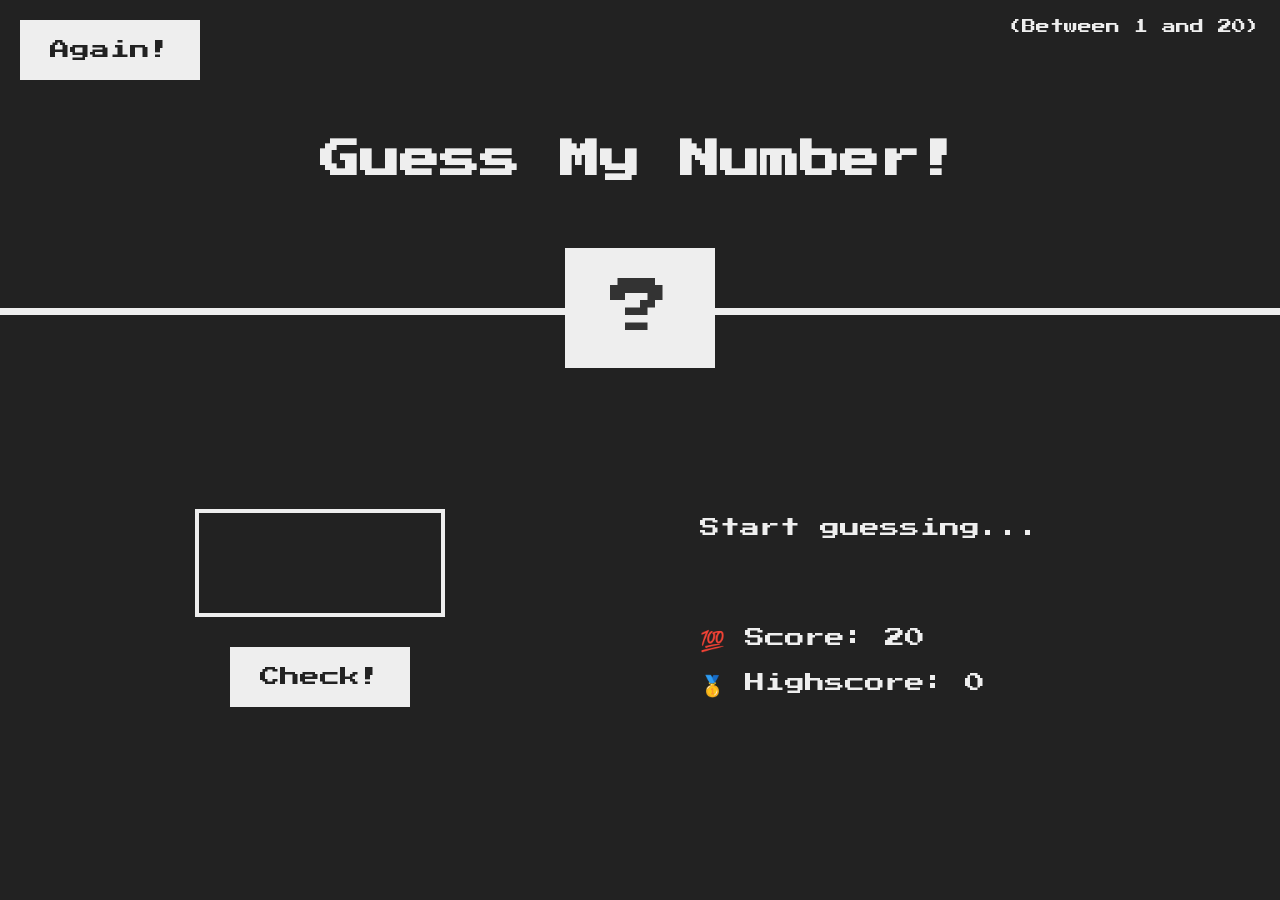
<file: HTML-CSS-JavaScript-Projects/Project1_GuessMyNumber/index.html>
<!DOCTYPE html>
<html lang="en">
  <head>
    <meta charset="UTF-8" />
    <meta name="viewport" content="width=device-width, initial-scale=1.0" />
    <meta http-equiv="X-UA-Compatible" content="ie=edge" />
    <link rel="stylesheet" href="style.css" />
    <title>Guess My Number!</title>
  </head>
  <body>
    <header>
      <h1>Guess My Number!</h1>
      <p class="between">(Between 1 and 20)</p>
      <button class="btn again">Again!</button>
      <div class="number">?</div>
    </header>
    <main>
      <section class="left">
        <input type="number" class="guess" />
        <button class="btn check">Check!</button>
      </section>
      <section class="right">
        <p class="message">Start guessing...</p>
        <p class="label-score">💯 Score: <span class="score">20</span></p>
        <p class="label-highscore">
          🥇 Highscore: <span class="highscore">0</span>
        </p>
      </section>
    </main>
    <script src="script.js"></script>
  </body>
</html>
</file>
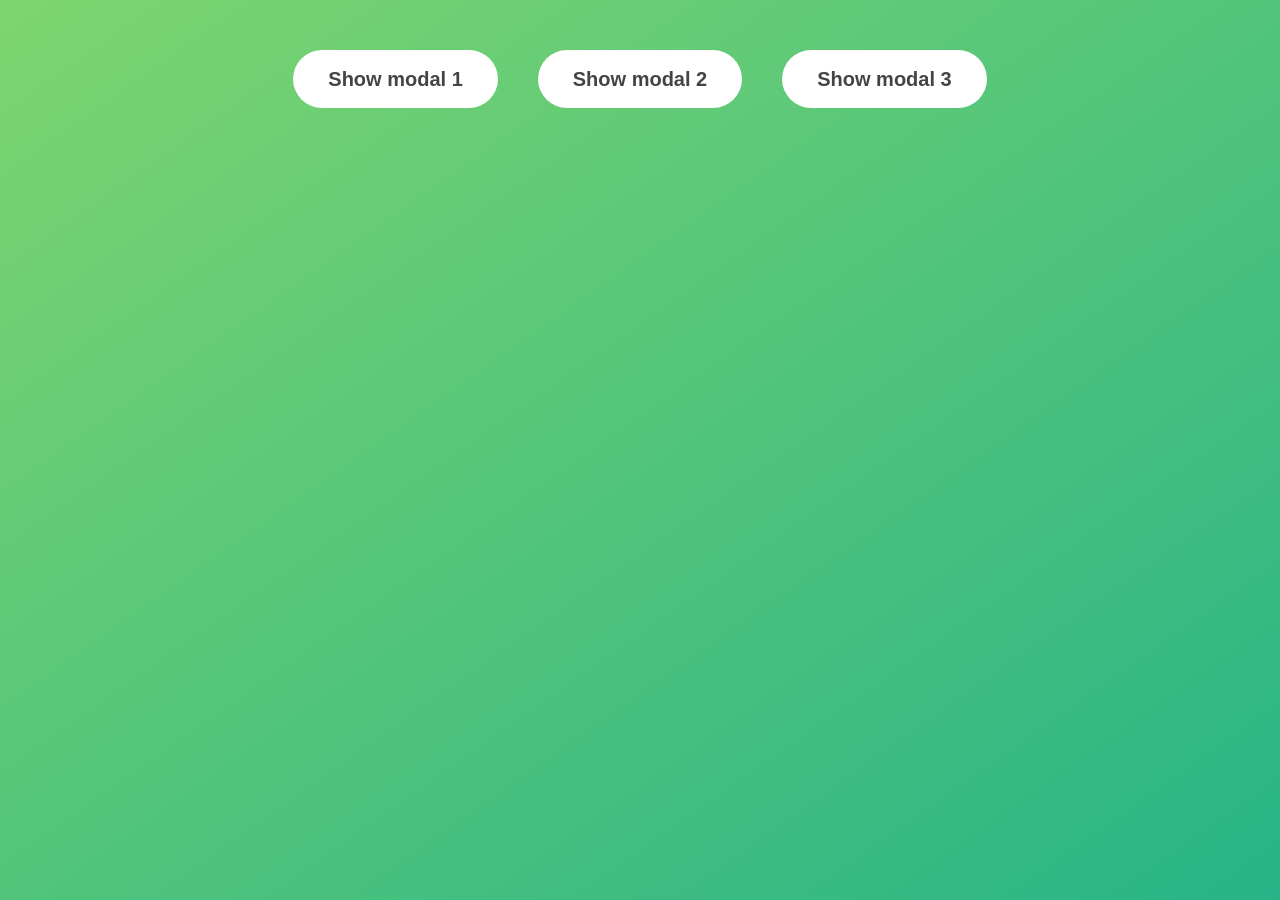
<file: HTML-CSS-JavaScript-Projects/Project2_ModalWindow/index.html>
<!DOCTYPE html>
<html lang="en">
  <head>
    <meta charset="UTF-8" />
    <meta name="viewport" content="width=device-width, initial-scale=1.0" />
    <meta http-equiv="X-UA-Compatible" content="ie=edge" />
    <link rel="stylesheet" href="style.css" />
    <title>Modal window</title>
  </head>
  <body>
    <button class="show-modal">Show modal 1</button>
    <button class="show-modal">Show modal 2</button>
    <button class="show-modal">Show modal 3</button>

    <div class="modal hidden">
      <button class="close-modal">&times;</button>
      <h1>I'm a modal window 😍</h1>
      <p>
        Lorem ipsum dolor sit amet, consectetur adipisicing elit, sed do eiusmod
        tempor incididunt ut labore et dolore magna aliqua. Ut enim ad minim
        veniam, quis nostrud exercitation ullamco laboris nisi ut aliquip ex ea
        commodo consequat. Duis aute irure dolor in reprehenderit in voluptate
        velit esse cillum dolore eu fugiat nulla pariatur. Excepteur sint
        occaecat cupidatat non proident, sunt in culpa qui officia deserunt
        mollit anim id est laborum.
      </p>
    </div>
    <div class="overlay hidden"></div>

    <script src="script.js"></script>
  </body>
</html>
</file>
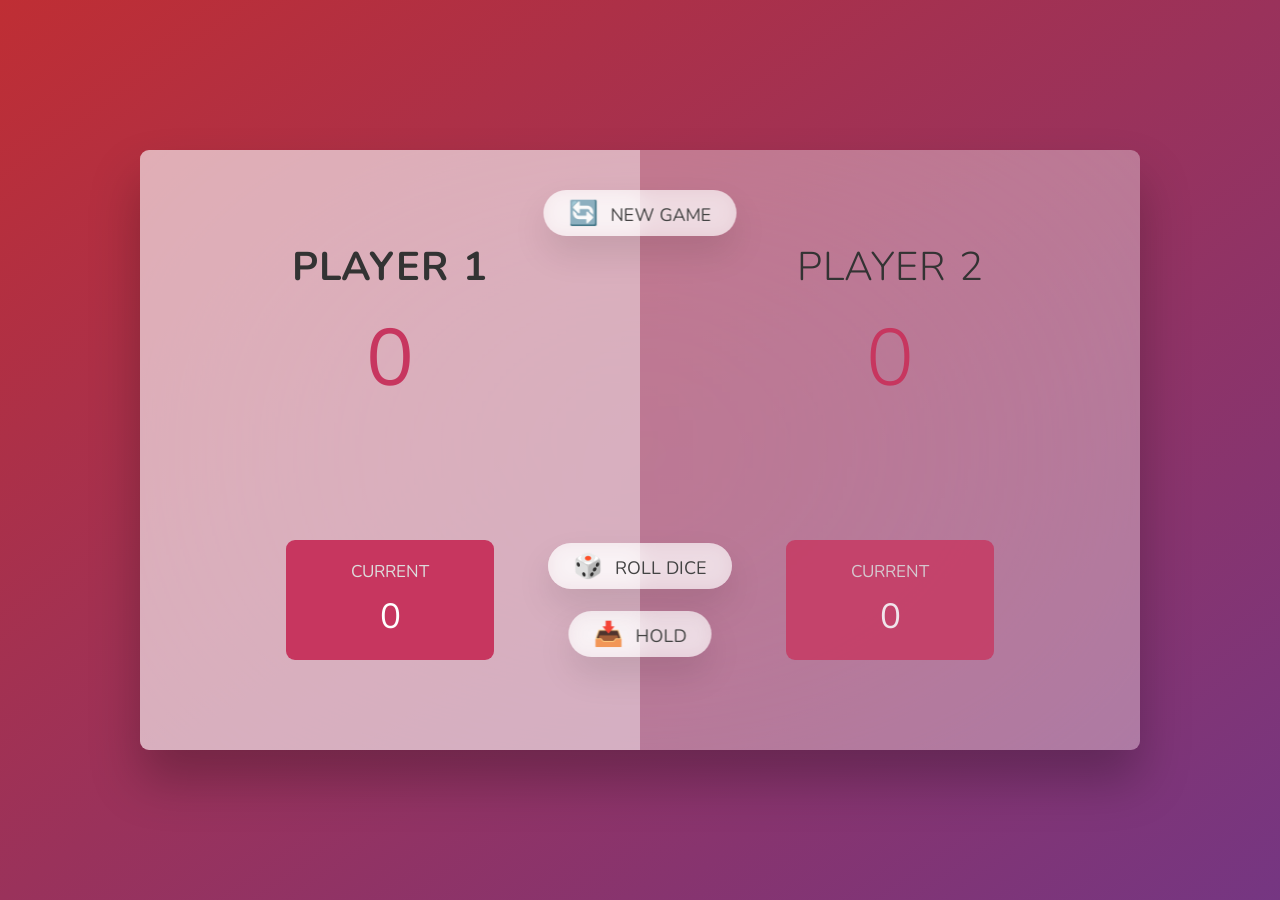
<file: HTML-CSS-JavaScript-Projects/Project3_PGame/index.html>
<!DOCTYPE html>
<html lang="en">
  <head>
    <meta charset="UTF-8" />
    <meta name="viewport" content="width=device-width, initial-scale=1.0" />
    <meta http-equiv="X-UA-Compatible" content="ie=edge" />
    <link rel="stylesheet" href="style.css" />
    <title>Pig Game</title>
  </head>
  <body>
    <main>
      <section class="player player--0 player--active">
        <h2 class="name" id="name--0">Player 1</h2>
        <p class="score" id="score--0">43</p>
        <div class="current">
          <p class="current-label">Current</p>
          <p class="current-score" id="current--0">0</p>
        </div>
      </section>
      <section class="player player--1">
        <h2 class="name" id="name--1">Player 2</h2>
        <p class="score" id="score--1">24</p>
        <div class="current">
          <p class="current-label">Current</p>
          <p class="current-score" id="current--1">0</p>
        </div>
      </section>

      <img src="dice-5.png" alt="Playing dice" class="dice" />
      <button class="btn btn--new">🔄 New game</button>
      <button class="btn btn--roll">🎲 Roll dice</button>
      <button class="btn btn--hold">📥 Hold</button>
    </main>
    <script src="script.js"></script>
  </body>
</html>
</file>
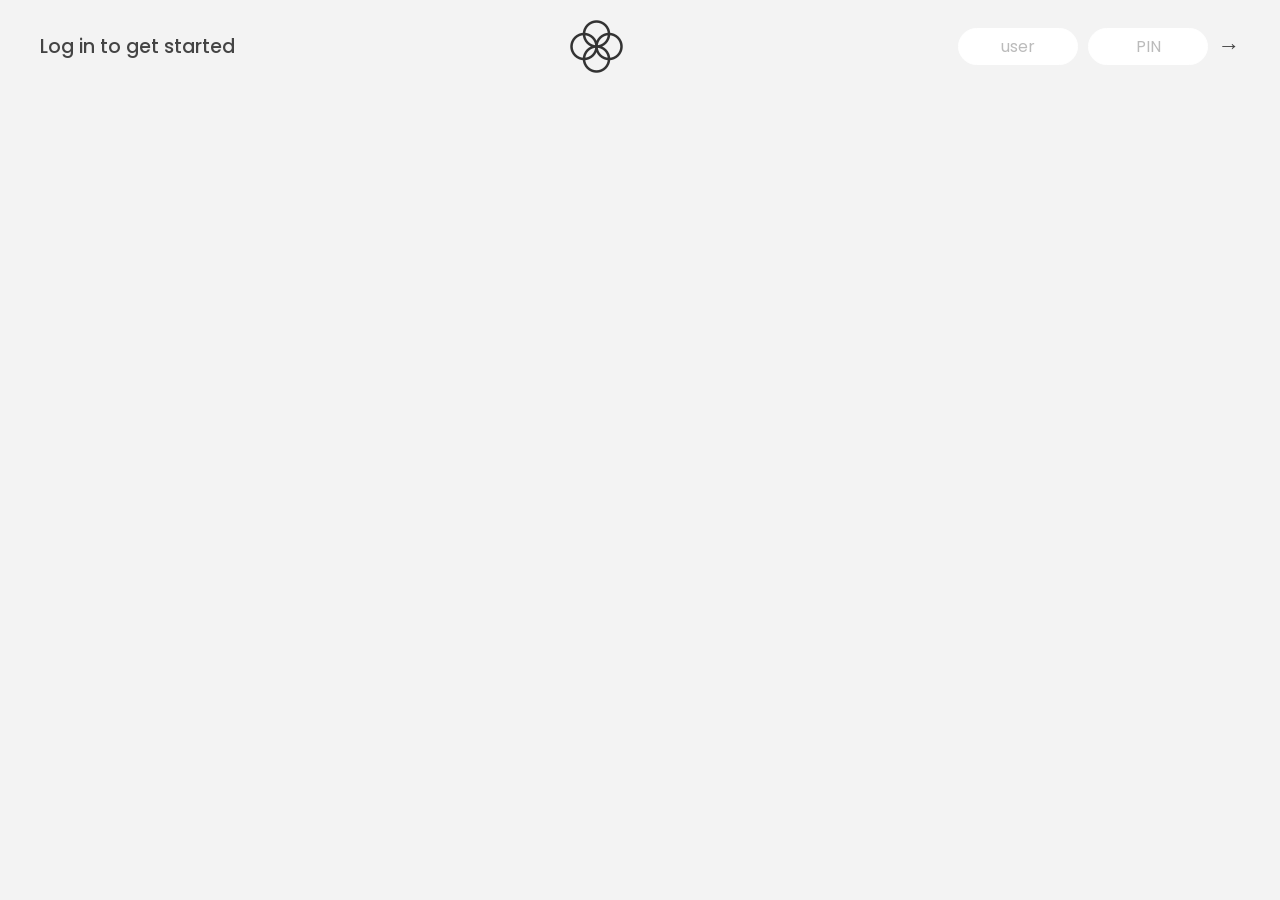
<file: HTML-CSS-JavaScript-Projects/Project4_BankistApp/index.html>
<!DOCTYPE html>
<html lang="en">
  <head>
    <meta charset="UTF-8" />
    <meta name="viewport" content="width=device-width, initial-scale=1.0" />
    <meta http-equiv="X-UA-Compatible" content="ie=edge" />
    <link rel="shortcut icon" type="image/png" href="/icon.png" />

    <link
      href="https://fonts.googleapis.com/css?family=Poppins:400,500,600&display=swap"
      rel="stylesheet"
    />

    <link rel="stylesheet" href="style.css" />
    <title>Bankist</title>
  </head>
  <body>
    <!-- TOP NAVIGATION -->
    <nav>
      <p class="welcome">Log in to get started</p>
      <img src="logo.png" alt="Logo" class="logo" />
      <form class="login">
        <input
          type="text"
          placeholder="user"
          class="login__input login__input--user"
        />
        <!-- In practice, use type="password" -->
        <input
          type="text"
          placeholder="PIN"
          maxlength="4"
          class="login__input login__input--pin"
        />
        <button class="login__btn">&rarr;</button>
      </form>
    </nav>

    <main class="app">
      <!-- BALANCE -->
      <div class="balance">
        <div>
          <p class="balance__label">Current balance</p>
          <p class="balance__date">
            As of <span class="date">05/03/2037</span>
          </p>
        </div>
        <p class="balance__value">0000€</p>
      </div>

      <!-- MOVEMENTS -->
      <div class="movements">
        <div class="movements__row">
          <div class="movements__type movements__type--deposit">2 deposit</div>
          <div class="movements__date">3 days ago</div>
          <div class="movements__value">4 000€</div>
        </div>
        <div class="movements__row">
          <div class="movements__type movements__type--withdrawal">
            1 withdrawal
          </div>
          <div class="movements__date">24/01/2037</div>
          <div class="movements__value">-378€</div>
        </div>
      </div>

      <!-- SUMMARY -->
      <div class="summary">
        <p class="summary__label">In</p>
        <p class="summary__value summary__value--in">0000€</p>
        <p class="summary__label">Out</p>
        <p class="summary__value summary__value--out">0000€</p>
        <p class="summary__label">Interest</p>
        <p class="summary__value summary__value--interest">0000€</p>
        <button class="btn--sort">&downarrow; SORT</button>
      </div>

      <!-- OPERATION: TRANSFERS -->
      <div class="operation operation--transfer">
        <h2>Transfer money</h2>
        <form class="form form--transfer">
          <input type="text" class="form__input form__input--to" />
          <input type="number" class="form__input form__input--amount" />
          <button class="form__btn form__btn--transfer">&rarr;</button>
          <label class="form__label">Transfer to</label>
          <label class="form__label">Amount</label>
        </form>
      </div>

      <!-- OPERATION: LOAN -->
      <div class="operation operation--loan">
        <h2>Request loan</h2>
        <form class="form form--loan">
          <input type="number" class="form__input form__input--loan-amount" />
          <button class="form__btn form__btn--loan">&rarr;</button>
          <label class="form__label form__label--loan">Amount</label>
        </form>
      </div>

      <!-- OPERATION: CLOSE -->
      <div class="operation operation--close">
        <h2>Close account</h2>
        <form class="form form--close">
          <input type="text" class="form__input form__input--user" />
          <input
            type="password"
            maxlength="6"
            class="form__input form__input--pin"
          />
          <button class="form__btn form__btn--close">&rarr;</button>
          <label class="form__label">Confirm user</label>
          <label class="form__label">Confirm PIN</label>
        </form>
      </div>

      <!-- LOGOUT TIMER -->
      <p class="logout-timer">
        You will be logged out in <span class="timer">05:00</span>
      </p>
    </main>

    <!-- <footer>
      &copy; by Jonas Schmedtmann. Don't claim as your own :)
    </footer> -->

    <script src="script.js"></script>
  </body>
</html>
</file>
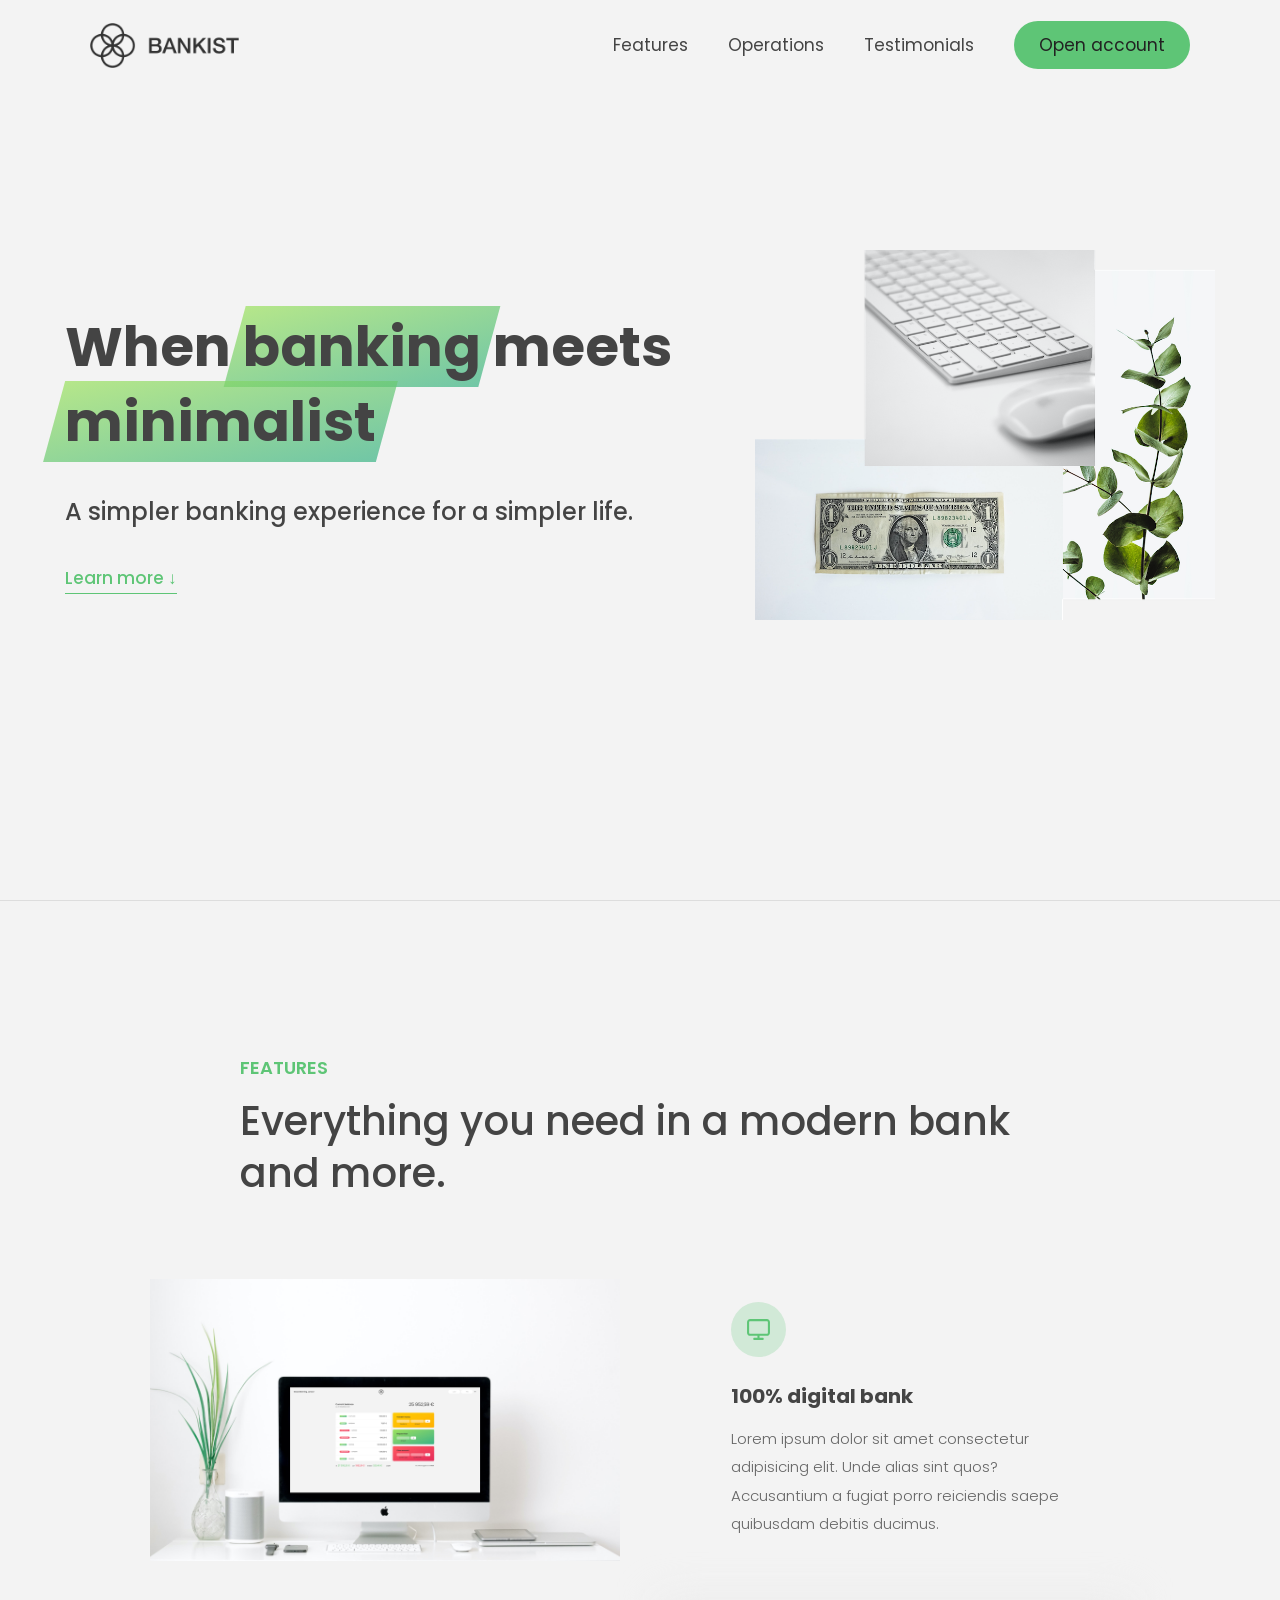
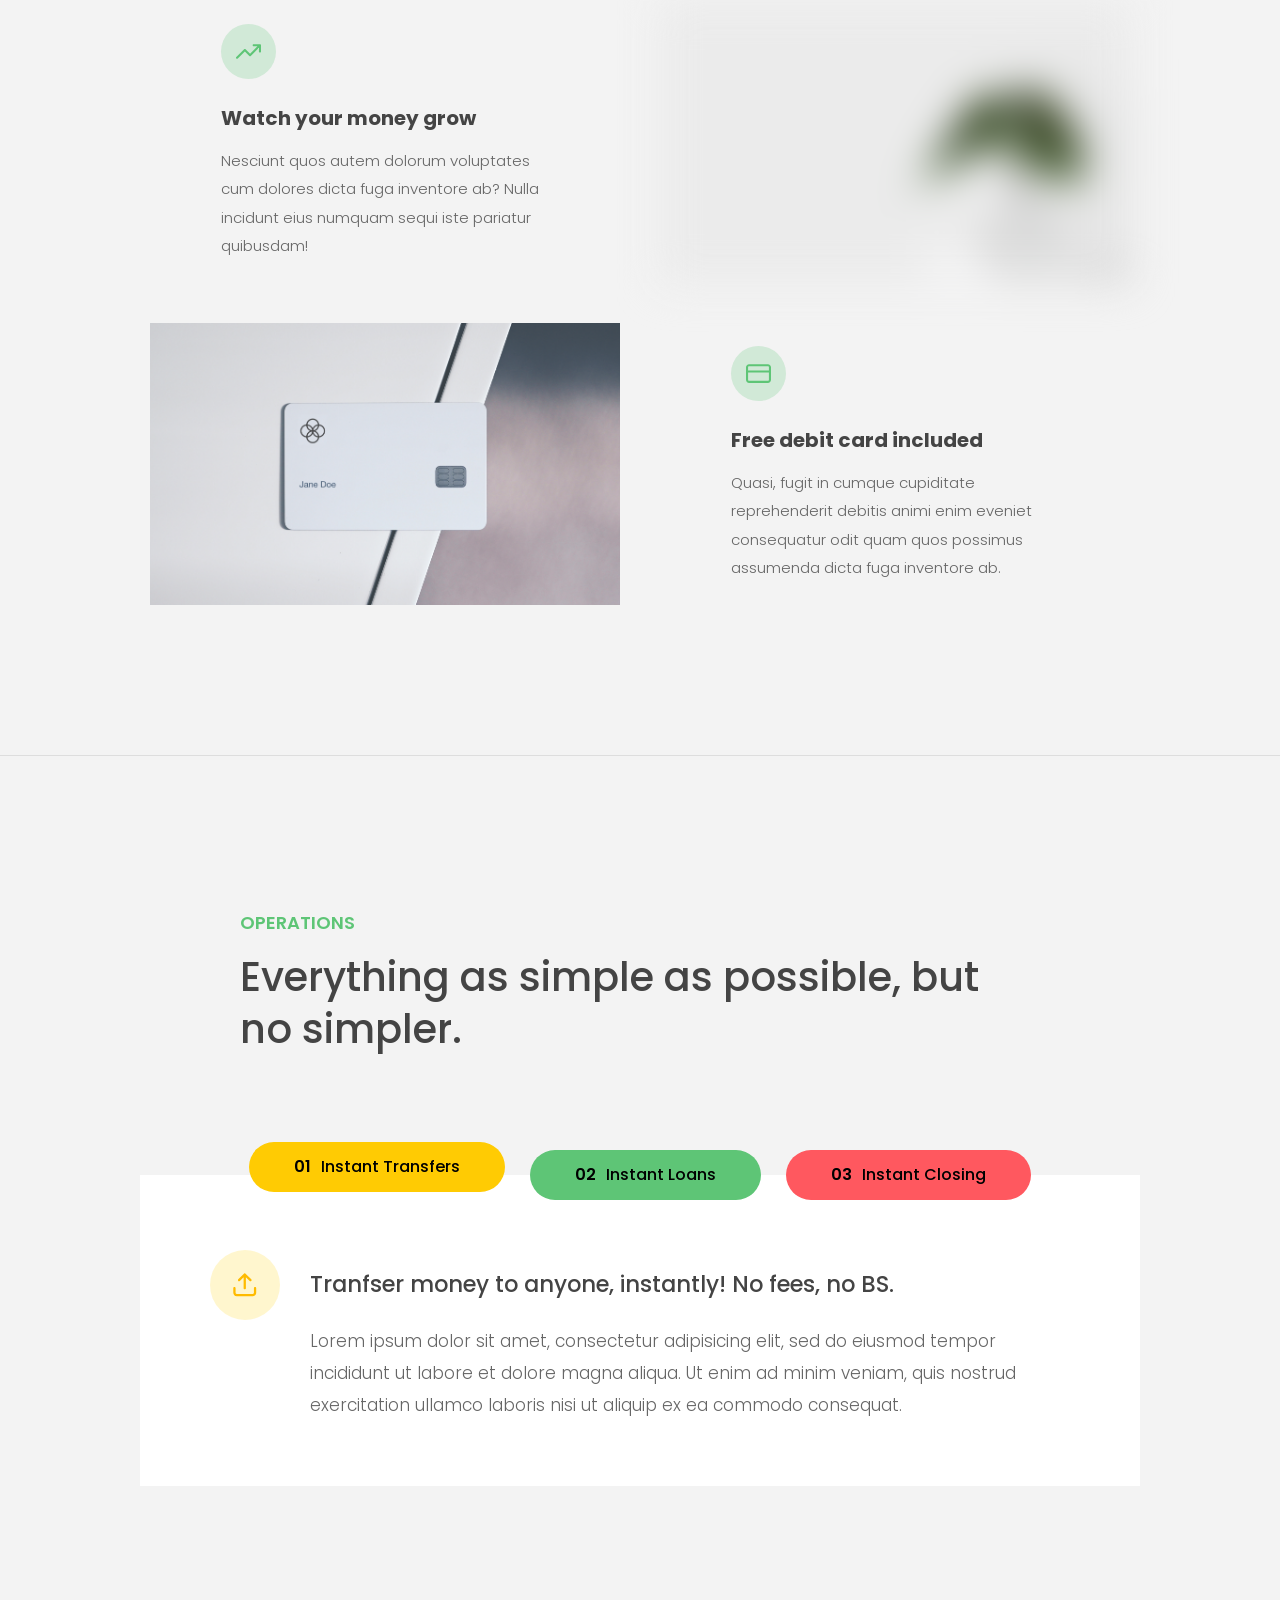
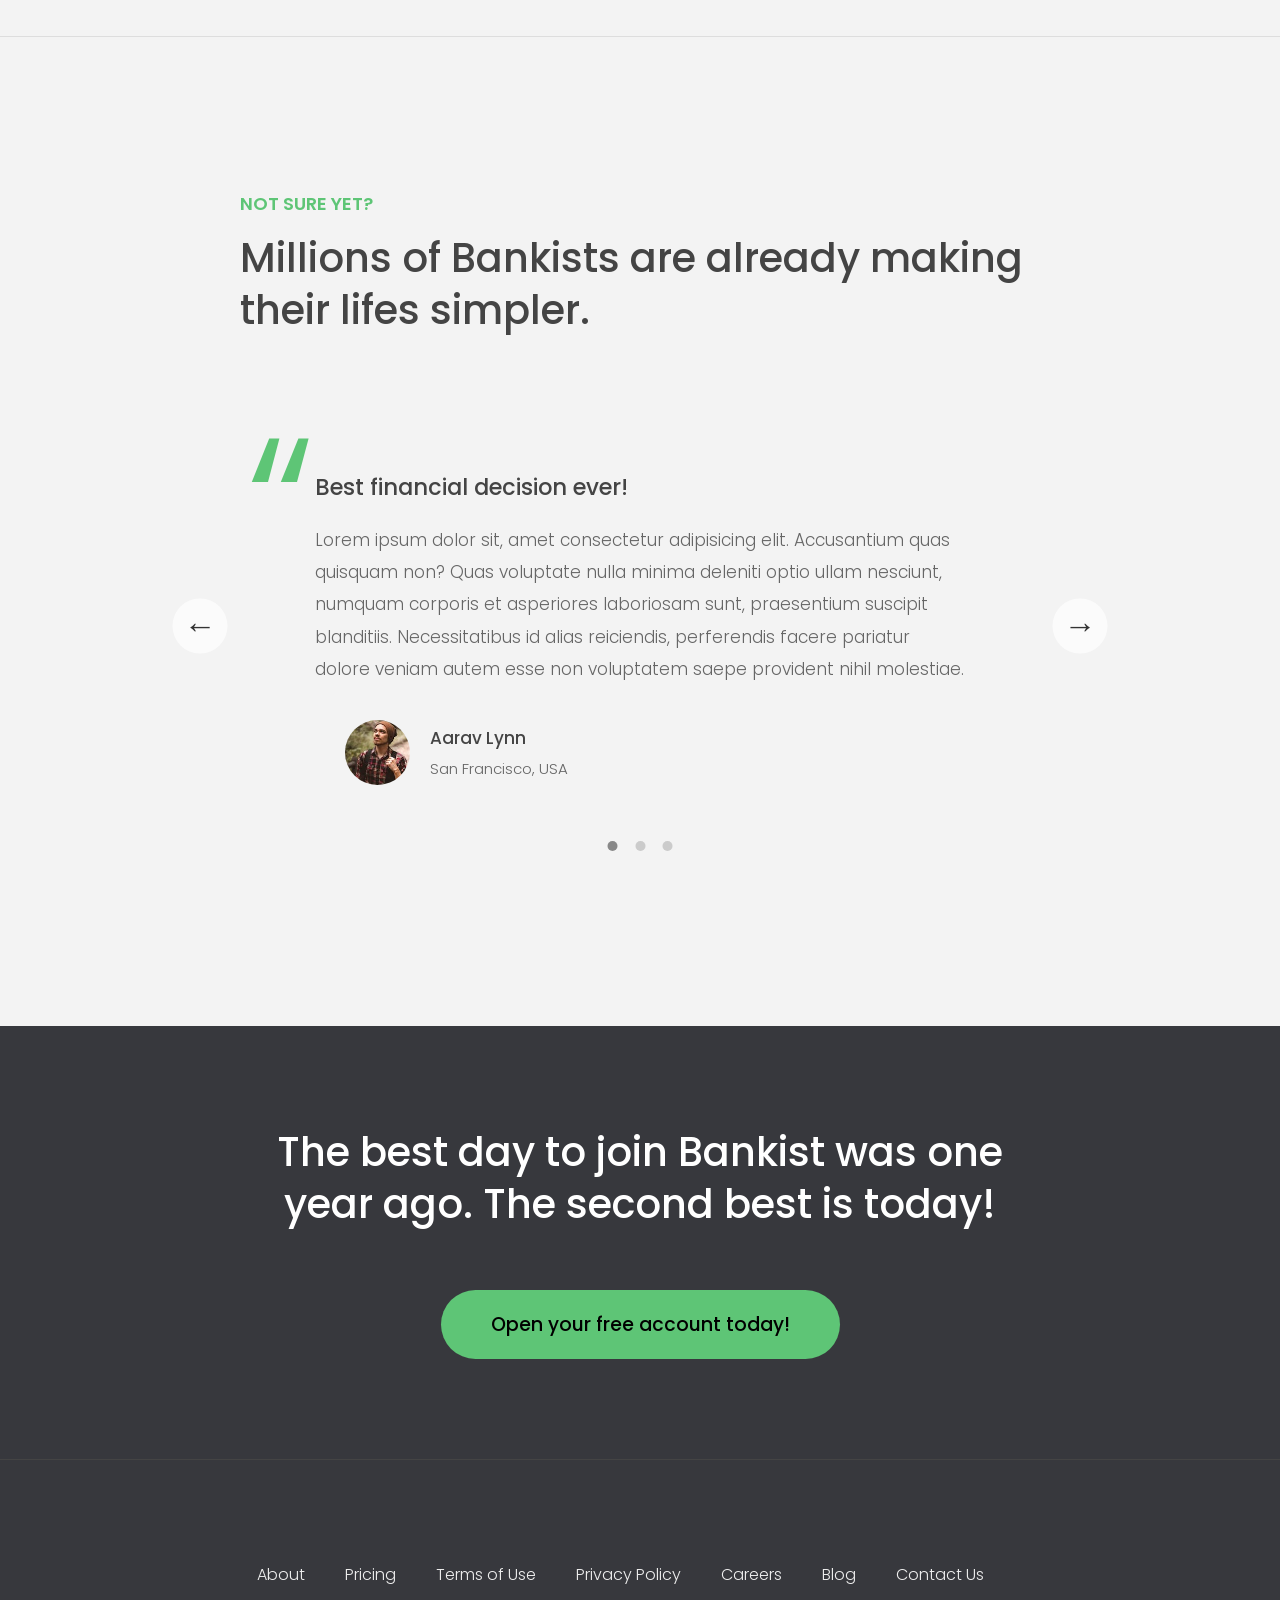
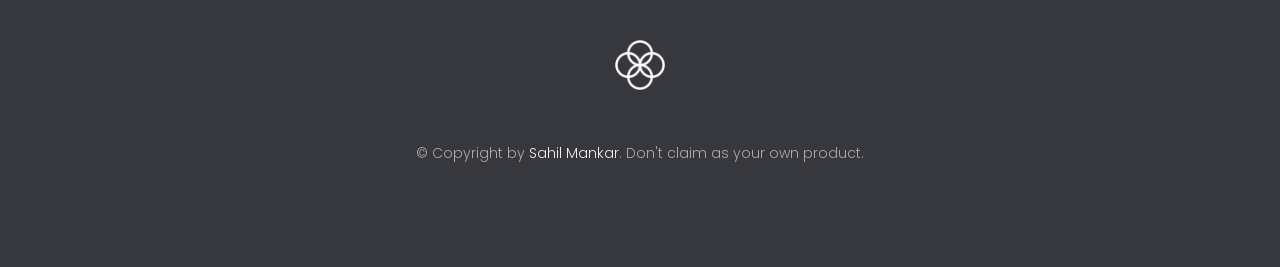
<file: HTML-CSS-JavaScript-Projects/Project5_BankistWebsite/index.html>
<!DOCTYPE html>
<html lang="en">
  <head>
    <meta charset="UTF-8" />
    <meta name="viewport" content="width=device-width, initial-scale=1.0" />
    <meta http-equiv="X-UA-Compatible" content="ie=edge" />
    <link rel="shortcut icon" type="image/png" href="img/icon.png" />

    <link
      href="https://fonts.googleapis.com/css?family=Poppins:300,400,500,600&display=swap"
      rel="stylesheet"
    />
    <link rel="stylesheet" href="style.css" />
    <title>Bankist | When Banking meets Minimalist</title>

    <script defer src="script.js"></script>
  </head>
  <body>
    <header class="header">
      <nav class="nav">
        <img
          src="img/logo.png"
          alt="Bankist logo"
          class="nav__logo"
          id="logo"
          designer="Jonas"
          data-version-number="3.0"
        />
        <ul class="nav__links">
          <li class="nav__item">
            <a class="nav__link" href="#section--1">Features</a>
          </li>
          <li class="nav__item">
            <a class="nav__link" href="#section--2">Operations</a>
          </li>
          <li class="nav__item">
            <a class="nav__link" href="#section--3">Testimonials</a>
          </li>
          <li class="nav__item">
            <a class="nav__link nav__link--btn btn--show-modal" href="#"
              >Open account</a
            >
          </li>
        </ul>
      </nav>

      <div class="header__title">
        <!-- <h1 onclick="alert('HTML alert')"> -->
        <h1>
          When
          <!-- Green highlight effect -->
          <span class="highlight">banking</span>
          meets<br />
          <span class="highlight">minimalist</span>
        </h1>
        <h4>A simpler banking experience for a simpler life.</h4>
        <button class="btn--text btn--scroll-to">Learn more &DownArrow;</button>
        <img
          src="img/hero.png"
          class="header__img"
          alt="Minimalist bank items"
        />
      </div>
    </header>

    <section class="section" id="section--1">
      <div class="section__title">
        <h2 class="section__description">Features</h2>
        <h3 class="section__header">
          Everything you need in a modern bank and more.
        </h3>
      </div>

      <div class="features">
        <img
          src="img/digital-lazy.jpg"
          data-src="img/digital.jpg"
          alt="Computer"
          class="features__img lazy-img"
        />
        <div class="features__feature">
          <div class="features__icon">
            <svg>
              <use xlink:href="img/icons.svg#icon-monitor"></use>
            </svg>
          </div>
          <h5 class="features__header">100% digital bank</h5>
          <p>
            Lorem ipsum dolor sit amet consectetur adipisicing elit. Unde alias
            sint quos? Accusantium a fugiat porro reiciendis saepe quibusdam
            debitis ducimus.
          </p>
        </div>

        <div class="features__feature">
          <div class="features__icon">
            <svg>
              <use xlink:href="img/icons.svg#icon-trending-up"></use>
            </svg>
          </div>
          <h5 class="features__header">Watch your money grow</h5>
          <p>
            Nesciunt quos autem dolorum voluptates cum dolores dicta fuga
            inventore ab? Nulla incidunt eius numquam sequi iste pariatur
            quibusdam!
          </p>
        </div>
        <img
          src="img/grow-lazy.jpg"
          data-src="img/grow.jpg"
          alt="Plant"
          class="features__img lazy-img"
        />

        <img
          src="img/card-lazy.jpg"
          data-src="img/card.jpg"
          alt="Credit card"
          class="features__img lazy-img"
        />
        <div class="features__feature">
          <div class="features__icon">
            <svg>
              <use xlink:href="img/icons.svg#icon-credit-card"></use>
            </svg>
          </div>
          <h5 class="features__header">Free debit card included</h5>
          <p>
            Quasi, fugit in cumque cupiditate reprehenderit debitis animi enim
            eveniet consequatur odit quam quos possimus assumenda dicta fuga
            inventore ab.
          </p>
        </div>
      </div>
    </section>

    <section class="section" id="section--2">
      <div class="section__title">
        <h2 class="section__description">Operations</h2>
        <h3 class="section__header">
          Everything as simple as possible, but no simpler.
        </h3>
      </div>

      <div class="operations">
        <div class="operations__tab-container">
          <button
            class="btn operations__tab operations__tab--1 operations__tab--active"
            data-tab="1"
          >
            <span>01</span>Instant Transfers
          </button>
          <button class="btn operations__tab operations__tab--2" data-tab="2">
            <span>02</span>Instant Loans
          </button>
          <button class="btn operations__tab operations__tab--3" data-tab="3">
            <span>03</span>Instant Closing
          </button>
        </div>
        <div
          class="operations__content operations__content--1 operations__content--active"
        >
          <div class="operations__icon operations__icon--1">
            <svg>
              <use xlink:href="img/icons.svg#icon-upload"></use>
            </svg>
          </div>
          <h5 class="operations__header">
            Tranfser money to anyone, instantly! No fees, no BS.
          </h5>
          <p>
            Lorem ipsum dolor sit amet, consectetur adipisicing elit, sed do
            eiusmod tempor incididunt ut labore et dolore magna aliqua. Ut enim
            ad minim veniam, quis nostrud exercitation ullamco laboris nisi ut
            aliquip ex ea commodo consequat.
          </p>
        </div>

        <div class="operations__content operations__content--2">
          <div class="operations__icon operations__icon--2">
            <svg>
              <use xlink:href="img/icons.svg#icon-home"></use>
            </svg>
          </div>
          <h5 class="operations__header">
            Buy a home or make your dreams come true, with instant loans.
          </h5>
          <p>
            Duis aute irure dolor in reprehenderit in voluptate velit esse
            cillum dolore eu fugiat nulla pariatur. Excepteur sint occaecat
            cupidatat non proident, sunt in culpa qui officia deserunt mollit
            anim id est laborum.
          </p>
        </div>
        <div class="operations__content operations__content--3">
          <div class="operations__icon operations__icon--3">
            <svg>
              <use xlink:href="img/icons.svg#icon-user-x"></use>
            </svg>
          </div>
          <h5 class="operations__header">
            No longer need your account? No problem! Close it instantly.
          </h5>
          <p>
            Excepteur sint occaecat cupidatat non proident, sunt in culpa qui
            officia deserunt mollit anim id est laborum. Ut enim ad minim
            veniam, quis nostrud exercitation ullamco laboris nisi ut aliquip ex
            ea commodo consequat.
          </p>
        </div>
      </div>
    </section>

    <section class="section" id="section--3">
      <div class="section__title section__title--testimonials">
        <h2 class="section__description">Not sure yet?</h2>
        <h3 class="section__header">
          Millions of Bankists are already making their lifes simpler.
        </h3>
      </div>

      <div class="slider">
        <div class="slide">
          <div class="testimonial">
            <h5 class="testimonial__header">Best financial decision ever!</h5>
            <blockquote class="testimonial__text">
              Lorem ipsum dolor sit, amet consectetur adipisicing elit.
              Accusantium quas quisquam non? Quas voluptate nulla minima
              deleniti optio ullam nesciunt, numquam corporis et asperiores
              laboriosam sunt, praesentium suscipit blanditiis. Necessitatibus
              id alias reiciendis, perferendis facere pariatur dolore veniam
              autem esse non voluptatem saepe provident nihil molestiae.
            </blockquote>
            <address class="testimonial__author">
              <img src="img/user-1.jpg" alt="" class="testimonial__photo" />
              <h6 class="testimonial__name">Aarav Lynn</h6>
              <p class="testimonial__location">San Francisco, USA</p>
            </address>
          </div>
        </div>

        <div class="slide">
          <div class="testimonial">
            <h5 class="testimonial__header">
              The last step to becoming a complete minimalist
            </h5>
            <blockquote class="testimonial__text">
              Quisquam itaque deserunt ullam, quia ea repellendus provident,
              ducimus neque ipsam modi voluptatibus doloremque, corrupti
              laborum. Incidunt numquam perferendis veritatis neque repellendus.
              Lorem, ipsum dolor sit amet consectetur adipisicing elit. Illo
              deserunt exercitationem deleniti.
            </blockquote>
            <address class="testimonial__author">
              <img src="img/user-2.jpg" alt="" class="testimonial__photo" />
              <h6 class="testimonial__name">Miyah Miles</h6>
              <p class="testimonial__location">London, UK</p>
            </address>
          </div>
        </div>

        <div class="slide">
          <div class="testimonial">
            <h5 class="testimonial__header">
              Finally free from old-school banks
            </h5>
            <blockquote class="testimonial__text">
              Debitis, nihil sit minus suscipit magni aperiam vel tenetur
              incidunt commodi architecto numquam omnis nulla autem,
              necessitatibus blanditiis modi similique quidem. Odio aliquam
              culpa dicta beatae quod maiores ipsa minus consequatur error sunt,
              deleniti saepe aliquid quos inventore sequi. Necessitatibus id
              alias reiciendis, perferendis facere.
            </blockquote>
            <address class="testimonial__author">
              <img src="img/user-3.jpg" alt="" class="testimonial__photo" />
              <h6 class="testimonial__name">Francisco Gomes</h6>
              <p class="testimonial__location">Lisbon, Portugal</p>
            </address>
          </div>
        </div>

        <button class="slider__btn slider__btn--left">&larr;</button>
        <button class="slider__btn slider__btn--right">&rarr;</button>
        <div class="dots"></div>
      </div>
    </section>

    <section class="section section--sign-up">
      <div class="section__title">
        <h3 class="section__header">
          The best day to join Bankist was one year ago. The second best is
          today!
        </h3>
      </div>
      <button class="btn btn--show-modal">Open your free account today!</button>
    </section>

    <footer class="footer">
      <ul class="footer__nav">
        <li class="footer__item">
          <a class="footer__link" href="#">About</a>
        </li>
        <li class="footer__item">
          <a class="footer__link" href="#">Pricing</a>
        </li>
        <li class="footer__item">
          <a class="footer__link" href="#">Terms of Use</a>
        </li>
        <li class="footer__item">
          <a class="footer__link" href="#">Privacy Policy</a>
        </li>
        <li class="footer__item">
          <a class="footer__link" href="#">Careers</a>
        </li>
        <li class="footer__item">
          <a class="footer__link" href="#">Blog</a>
        </li>
        <li class="footer__item">
          <a class="footer__link" href="#">Contact Us</a>
        </li>
      </ul>
      <img src="img/icon.png" alt="Logo" class="footer__logo" />
      <p class="footer__copyright">
        &copy; Copyright by
        <a
          class="footer__link twitter-link"
          target="_blank"
          href="https://twitter.com/jonasschmedtman"
          >Sahil Mankar</a
        >. Don't claim as your own product.
      </p>
    </footer>

    <div class="modal hidden">
      <button class="btn--close-modal">&times;</button>
      <h2 class="modal__header">
        Open your bank account <br />
        in just <span class="highlight">5 minutes</span>
      </h2>
      <form class="modal__form">
        <label>First Name</label>
        <input type="text" />
        <label>Last Name</label>
        <input type="text" />
        <label>Email Address</label>
        <input type="email" />
        <button class="btn">Next step &rarr;</button>
      </form>
    </div>
    <div class="overlay hidden"></div>

    <!-- <script src="script.js"></script> -->
  </body>
</html>
</file>
<file: HTML-CSS-JavaScript-Projects/Project1_GuessMyNumber/style.css>
@import url('https://fonts.googleapis.com/css?family=Press+Start+2P&display=swap');

* {
  margin: 0;
  padding: 0;
  box-sizing: inherit;
}

html {
  font-size: 62.5%;
  box-sizing: border-box;
}

body {
  font-family: 'Press Start 2P', sans-serif;
  color: #eee;
  background-color: #222;
  /* background-color: #60b347; */
}

/* LAYOUT */
header {
  position: relative;
  height: 35vh;
  border-bottom: 7px solid #eee;
}

main {
  height: 65vh;
  color: #eee;
  display: flex;
  align-items: center;
  justify-content: space-around;
}

.left {
  width: 52rem;
  display: flex;
  flex-direction: column;
  align-items: center;
}

.right {
  width: 52rem;
  font-size: 2rem;
}

/* ELEMENTS STYLE */
h1 {
  font-size: 4rem;
  text-align: center;
  position: absolute;
  width: 100%;
  top: 52%;
  left: 50%;
  transform: translate(-50%, -50%);
}

.number {
  background: #eee;
  color: #333;
  font-size: 6rem;
  width: 15rem;
  padding: 3rem 0rem;
  text-align: center;
  position: absolute;
  bottom: 0;
  left: 50%;
  transform: translate(-50%, 50%);
}

.between {
  font-size: 1.4rem;
  position: absolute;
  top: 2rem;
  right: 2rem;
}

.again {
  position: absolute;
  top: 2rem;
  left: 2rem;
}

.guess {
  background: none;
  border: 4px solid #eee;
  font-family: inherit;
  color: inherit;
  font-size: 5rem;
  padding: 2.5rem;
  width: 25rem;
  text-align: center;
  display: block;
  margin-bottom: 3rem;
}

.btn {
  border: none;
  background-color: #eee;
  color: #222;
  font-size: 2rem;
  font-family: inherit;
  padding: 2rem 3rem;
  cursor: pointer;
}

.btn:hover {
  background-color: #ccc;
}

.message {
  margin-bottom: 8rem;
  height: 3rem;
}

.label-score {
  margin-bottom: 2rem;
}
</file>
<file: HTML-CSS-JavaScript-Projects/Project2_ModalWindow/style.css>
* {
  margin: 0;
  padding: 0;
  box-sizing: inherit;
}

html {
  font-size: 62.5%;
  box-sizing: border-box;
}

body {
  font-family: sans-serif;
  color: #333;
  line-height: 1.5;
  height: 100vh;
  position: relative;
  display: flex;
  align-items: flex-start;
  justify-content: center;
  background: linear-gradient(to top left, #28b487, #7dd56f);
}

.show-modal {
  font-size: 2rem;
  font-weight: 600;
  padding: 1.75rem 3.5rem;
  margin: 5rem 2rem;
  border: none;
  background-color: #fff;
  color: #444;
  border-radius: 10rem;
  cursor: pointer;
}

.close-modal {
  position: absolute;
  top: 1.2rem;
  right: 2rem;
  font-size: 5rem;
  color: #333;
  cursor: pointer;
  border: none;
  background: none;
}

h1 {
  font-size: 2.5rem;
  margin-bottom: 2rem;
}

p {
  font-size: 1.8rem;
}

/* -------------------------- */
/* CLASSES TO MAKE MODAL WORK */
.hidden {
  display: none;
}

.modal {
  position: absolute;
  top: 50%;
  left: 50%;
  transform: translate(-50%, -50%);
  width: 70%;

  background-color: white;
  padding: 6rem;
  border-radius: 5px;
  box-shadow: 0 3rem 5rem rgba(0, 0, 0, 0.3);
  z-index: 10;
}

.overlay {
  position: absolute;
  top: 0;
  left: 0;
  width: 100%;
  height: 100%;
  background-color: rgba(0, 0, 0, 0.6);
  backdrop-filter: blur(3px);
  z-index: 5;
}
</file>
<file: HTML-CSS-JavaScript-Projects/Project3_PGame/style.css>
@import url('https://fonts.googleapis.com/css2?family=Nunito&display=swap');

* {
  margin: 0;
  padding: 0;
  box-sizing: inherit;
}

html {
  font-size: 62.5%;
  box-sizing: border-box;
}

body {
  font-family: 'Nunito', sans-serif;
  font-weight: 400;
  height: 100vh;
  color: #333;
  background-image: linear-gradient(to top left, #753682 0%, #bf2e34 100%);
  display: flex;
  align-items: center;
  justify-content: center;
}

/* LAYOUT */
main {
  position: relative;
  width: 100rem;
  height: 60rem;
  background-color: rgba(255, 255, 255, 0.35);
  backdrop-filter: blur(200px);
  filter: blur();
  box-shadow: 0 3rem 5rem rgba(0, 0, 0, 0.25);
  border-radius: 9px;
  overflow: hidden;
  display: flex;
}

.player {
  flex: 50%;
  padding: 9rem;
  display: flex;
  flex-direction: column;
  align-items: center;
  transition: all 0.75s;
}

/* ELEMENTS */
.name {
  position: relative;
  font-size: 4rem;
  text-transform: uppercase;
  letter-spacing: 1px;
  word-spacing: 2px;
  font-weight: 300;
  margin-bottom: 1rem;
}

.score {
  font-size: 8rem;
  font-weight: 300;
  color: #c7365f;
  margin-bottom: auto;
}

.player--active {
  background-color: rgba(255, 255, 255, 0.4);
}
.player--active .name {
  font-weight: 700;
}
.player--active .score {
  font-weight: 400;
}

.player--active .current {
  opacity: 1;
}

.current {
  background-color: #c7365f;
  opacity: 0.8;
  border-radius: 9px;
  color: #fff;
  width: 65%;
  padding: 2rem;
  text-align: center;
  transition: all 0.75s;
}

.current-label {
  text-transform: uppercase;
  margin-bottom: 1rem;
  font-size: 1.7rem;
  color: #ddd;
}

.current-score {
  font-size: 3.5rem;
}

/* ABSOLUTE POSITIONED ELEMENTS */
.btn {
  position: absolute;
  left: 50%;
  transform: translateX(-50%);
  color: #444;
  background: none;
  border: none;
  font-family: inherit;
  font-size: 1.8rem;
  text-transform: uppercase;
  cursor: pointer;
  font-weight: 400;
  transition: all 0.2s;

  background-color: white;
  background-color: rgba(255, 255, 255, 0.6);
  backdrop-filter: blur(10px);

  padding: 0.7rem 2.5rem;
  border-radius: 50rem;
  box-shadow: 0 1.75rem 3.5rem rgba(0, 0, 0, 0.1);
}

.btn::first-letter {
  font-size: 2.4rem;
  display: inline-block;
  margin-right: 0.7rem;
}

.btn--new {
  top: 4rem;
}
.btn--roll {
  top: 39.3rem;
}
.btn--hold {
  top: 46.1rem;
}

.btn:active {
  transform: translate(-50%, 3px);
  box-shadow: 0 1rem 2rem rgba(0, 0, 0, 0.15);
}

.btn:focus {
  outline: none;
}

.dice {
  position: absolute;
  left: 50%;
  top: 16.5rem;
  transform: translateX(-50%);
  height: 10rem;
  box-shadow: 0 2rem 5rem rgba(0, 0, 0, 0.2);
}

.player--winner {
  background-color: #2f2f2f;
}

.player--winner .name {
  font-weight: 700;
  color: #c7365f;
}

.hidden {
  display: none;
}
</file>
<file: HTML-CSS-JavaScript-Projects/Project4_BankistApp/style.css>
/*
 * Use this CSS to learn some intersting techniques,
 * in case you're wondering how I built the UI.
 * Have fun! 😁
 */

* {
  margin: 0;
  padding: 0;
  box-sizing: inherit;
}

html {
  font-size: 62.5%;
  box-sizing: border-box;
}

body {
  font-family: 'Poppins', sans-serif;
  color: #444;
  background-color: #f3f3f3;
  height: 100vh;
  padding: 2rem;
}

nav {
  display: flex;
  justify-content: space-between;
  align-items: center;
  padding: 0 2rem;
}

.welcome {
  font-size: 1.9rem;
  font-weight: 500;
}

.logo {
  height: 5.25rem;
}

.login {
  display: flex;
}

.login__input {
  border: none;
  padding: 0.5rem 2rem;
  font-size: 1.6rem;
  font-family: inherit;
  text-align: center;
  width: 12rem;
  border-radius: 10rem;
  margin-right: 1rem;
  color: inherit;
  border: 1px solid #fff;
  transition: all 0.3s;
}

.login__input:focus {
  outline: none;
  border: 1px solid #ccc;
}

.login__input::placeholder {
  color: #bbb;
}

.login__btn {
  border: none;
  background: none;
  font-size: 2.2rem;
  color: inherit;
  cursor: pointer;
  transition: all 0.3s;
}

.login__btn:hover,
.login__btn:focus,
.btn--sort:hover,
.btn--sort:focus {
  outline: none;
  color: #777;
}

/* MAIN */
.app {
  position: relative;
  max-width: 100rem;
  margin: 4rem auto;
  display: grid;
  grid-template-columns: 4fr 3fr;
  grid-template-rows: auto repeat(3, 15rem) auto;
  gap: 2rem;

  /* NOTE This creates the fade in/out anumation */
  opacity: 0;
  transition: all 1s;
}

.balance {
  grid-column: 1 / span 2;
  display: flex;
  align-items: flex-end;
  justify-content: space-between;
  margin-bottom: 2rem;
}

.balance__label {
  font-size: 2.2rem;
  font-weight: 500;
  margin-bottom: -0.2rem;
}

.balance__date {
  font-size: 1.4rem;
  color: #888;
}

.balance__value {
  font-size: 4.5rem;
  font-weight: 400;
}

/* MOVEMENTS */
.movements {
  grid-row: 2 / span 3;
  background-color: #fff;
  border-radius: 1rem;
  overflow: scroll;
}

.movements__row {
  padding: 2.25rem 4rem;
  display: flex;
  align-items: center;
  border-bottom: 1px solid #eee;
}

.movements__type {
  font-size: 1.1rem;
  text-transform: uppercase;
  font-weight: 500;
  color: #fff;
  padding: 0.1rem 1rem;
  border-radius: 10rem;
  margin-right: 2rem;
}

.movements__date {
  font-size: 1.1rem;
  text-transform: uppercase;
  font-weight: 500;
  color: #666;
}

.movements__type--deposit {
  background-image: linear-gradient(to top left, #39b385, #9be15d);
}

.movements__type--withdrawal {
  background-image: linear-gradient(to top left, #e52a5a, #ff585f);
}

.movements__value {
  font-size: 1.7rem;
  margin-left: auto;
}

/* SUMMARY */
.summary {
  grid-row: 5 / 6;
  display: flex;
  align-items: baseline;
  padding: 0 0.3rem;
  margin-top: 1rem;
}

.summary__label {
  font-size: 1.2rem;
  font-weight: 500;
  text-transform: uppercase;
  margin-right: 0.8rem;
}

.summary__value {
  font-size: 2.2rem;
  margin-right: 2.5rem;
}

.summary__value--in,
.summary__value--interest {
  color: #66c873;
}

.summary__value--out {
  color: #f5465d;
}

.btn--sort {
  margin-left: auto;
  border: none;
  background: none;
  font-size: 1.3rem;
  font-weight: 500;
  cursor: pointer;
}

/* OPERATIONS */
.operation {
  border-radius: 1rem;
  padding: 3rem 4rem;
  color: #333;
}

.operation--transfer {
  background-image: linear-gradient(to top left, #ffb003, #ffcb03);
}

.operation--loan {
  background-image: linear-gradient(to top left, #39b385, #9be15d);
}

.operation--close {
  background-image: linear-gradient(to top left, #e52a5a, #ff585f);
}

h2 {
  margin-bottom: 1.5rem;
  font-size: 1.7rem;
  font-weight: 600;
  color: #333;
}

.form {
  display: grid;
  grid-template-columns: 2.5fr 2.5fr 1fr;
  grid-template-rows: auto auto;
  gap: 0.4rem 1rem;
}

/* Exceptions for interst */
.form.form--loan {
  grid-template-columns: 2.5fr 1fr 2.5fr;
}
.form__label--loan {
  grid-row: 2;
}
/* End exceptions */

.form__input {
  width: 100%;
  border: none;
  background-color: rgba(255, 255, 255, 0.4);
  font-family: inherit;
  font-size: 1.5rem;
  text-align: center;
  color: #333;
  padding: 0.3rem 1rem;
  border-radius: 0.7rem;
  transition: all 0.3s;
}

.form__input:focus {
  outline: none;
  background-color: rgba(255, 255, 255, 0.6);
}

.form__label {
  font-size: 1.3rem;
  text-align: center;
}

.form__btn {
  border: none;
  border-radius: 0.7rem;
  font-size: 1.8rem;
  background-color: #fff;
  cursor: pointer;
  transition: all 0.3s;
}

.form__btn:focus {
  outline: none;
  background-color: rgba(255, 255, 255, 0.8);
}

.logout-timer {
  padding: 0 0.3rem;
  margin-top: 1.9rem;
  text-align: right;
  font-size: 1.25rem;
}

.timer {
  font-weight: 600;
}
</file>
<file: HTML-CSS-JavaScript-Projects/Project5_BankistWebsite/style.css>
/* The page is NOT responsive. You can implement responsiveness yourself if you wanna have some fun 😃 */

:root {
  --color-primary: #5ec576;
  --color-secondary: #ffcb03;
  --color-tertiary: #ff585f;
  --color-primary-darker: #4bbb7d;
  --color-secondary-darker: #ffbb00;
  --color-tertiary-darker: #fd424b;
  --color-primary-opacity: #5ec5763a;
  --color-secondary-opacity: #ffcd0331;
  --color-tertiary-opacity: #ff58602d;
  --gradient-primary: linear-gradient(to top left, #39b385, #9be15d);
  --gradient-secondary: linear-gradient(to top left, #ffb003, #ffcb03);
}

* {
  margin: 0;
  padding: 0;
  box-sizing: inherit;
}

html {
  font-size: 62.5%;
  box-sizing: border-box;
}

body {
  font-family: 'Poppins', sans-serif;
  font-weight: 300;
  color: #444;
  line-height: 1.9;
  background-color: #f3f3f3;
}

/* GENERAL ELEMENTS */
.section {
  padding: 15rem 3rem;
  border-top: 1px solid #ddd;

  transition: transform 1s, opacity 1s;
}

.section--hidden {
  opacity: 0;
  transform: translateY(8rem);
}

.section__title {
  max-width: 80rem;
  margin: 0 auto 8rem auto;
}

.section__description {
  font-size: 1.8rem;
  font-weight: 600;
  text-transform: uppercase;
  color: var(--color-primary);
  margin-bottom: 1rem;
}

.section__header {
  font-size: 4rem;
  line-height: 1.3;
  font-weight: 500;
}

.btn {
  display: inline-block;
  background-color: var(--color-primary);
  font-size: 1.6rem;
  font-family: inherit;
  font-weight: 500;
  border: none;
  padding: 1.25rem 4.5rem;
  border-radius: 10rem;
  cursor: pointer;
  transition: all 0.3s;
}

.btn:hover {
  background-color: var(--color-primary-darker);
}

.btn--text {
  display: inline-block;
  background: none;
  font-size: 1.7rem;
  font-family: inherit;
  font-weight: 500;
  color: var(--color-primary);
  border: none;
  border-bottom: 1px solid currentColor;
  padding-bottom: 2px;
  cursor: pointer;
  transition: all 0.3s;
}

p {
  color: #666;
}

/* This is BAD for accessibility! Don't do in the real world! */
button:focus {
  outline: none;
}

img {
  transition: filter 0.5s;
}

.lazy-img {
  filter: blur(20px);
}

/* NAVIGATION */
.nav {
  display: flex;
  justify-content: space-between;
  align-items: center;
  height: 9rem;
  width: 100%;
  padding: 0 6rem;
  z-index: 100;
}

/* nav and stickly class at the same time */
.nav.sticky {
  position: fixed;
  background-color: rgba(255, 255, 255, 0.95);
}

.nav__logo {
  height: 4.5rem;
  transition: all 0.3s;
}

.nav__links {
  display: flex;
  align-items: center;
  list-style: none;
}

.nav__item {
  margin-left: 4rem;
}

.nav__link:link,
.nav__link:visited {
  font-size: 1.7rem;
  font-weight: 400;
  color: inherit;
  text-decoration: none;
  display: block;
  transition: all 0.3s;
}

.nav__link--btn:link,
.nav__link--btn:visited {
  padding: 0.8rem 2.5rem;
  border-radius: 3rem;
  background-color: var(--color-primary);
  color: #222;
}

.nav__link--btn:hover,
.nav__link--btn:active {
  color: inherit;
  background-color: var(--color-primary-darker);
  color: #333;
}

/* HEADER */
.header {
  padding: 0 3rem;
  height: 100vh;
  display: flex;
  flex-direction: column;
  align-items: center;
}

.header__title {
  flex: 1;

  max-width: 115rem;
  display: grid;
  grid-template-columns: 3fr 2fr;
  row-gap: 3rem;
  align-content: center;
  justify-content: center;

  align-items: start;
  justify-items: start;
}

h1 {
  font-size: 5.5rem;
  line-height: 1.35;
}

h4 {
  font-size: 2.4rem;
  font-weight: 500;
}

.header__img {
  width: 100%;
  grid-column: 2 / 3;
  grid-row: 1 / span 4;
  transform: translateY(-6rem);
}

.highlight {
  position: relative;
}

.highlight::after {
  display: block;
  content: '';
  position: absolute;
  bottom: 0;
  left: 0;
  height: 100%;
  width: 100%;
  z-index: -1;
  opacity: 0.7;
  transform: scale(1.07, 1.05) skewX(-15deg);
  background-image: var(--gradient-primary);
}

/* FEATURES */
.features {
  display: grid;
  grid-template-columns: 1fr 1fr;
  gap: 4rem;
  margin: 0 12rem;
}

.features__img {
  width: 100%;
}

.features__feature {
  align-self: center;
  justify-self: center;
  width: 70%;
  font-size: 1.5rem;
}

.features__icon {
  display: flex;
  align-items: center;
  justify-content: center;
  background-color: var(--color-primary-opacity);
  height: 5.5rem;
  width: 5.5rem;
  border-radius: 50%;
  margin-bottom: 2rem;
}

.features__icon svg {
  height: 2.5rem;
  width: 2.5rem;
  fill: var(--color-primary);
}

.features__header {
  font-size: 2rem;
  margin-bottom: 1rem;
}

/* OPERATIONS */
.operations {
  max-width: 100rem;
  margin: 12rem auto 0 auto;

  background-color: #fff;
}

.operations__tab-container {
  display: flex;
  justify-content: center;
}

.operations__tab {
  margin-right: 2.5rem;
  transform: translateY(-50%);
}

.operations__tab span {
  margin-right: 1rem;
  font-weight: 600;
  display: inline-block;
}

.operations__tab--1 {
  background-color: var(--color-secondary);
}

.operations__tab--1:hover {
  background-color: var(--color-secondary-darker);
}

.operations__tab--3 {
  background-color: var(--color-tertiary);
  margin: 0;
}

.operations__tab--3:hover {
  background-color: var(--color-tertiary-darker);
}

.operations__tab--active {
  transform: translateY(-66%);
}

.operations__content {
  display: none;

  /* JUST PRESENTATIONAL */
  font-size: 1.7rem;
  padding: 2.5rem 7rem 6.5rem 7rem;
}

.operations__content--active {
  display: grid;
  grid-template-columns: 7rem 1fr;
  column-gap: 3rem;
  row-gap: 0.5rem;
}

.operations__header {
  font-size: 2.25rem;
  font-weight: 500;
  align-self: center;
}

.operations__icon {
  display: flex;
  align-items: center;
  justify-content: center;
  height: 7rem;
  width: 7rem;
  border-radius: 50%;
}

.operations__icon svg {
  height: 2.75rem;
  width: 2.75rem;
}

.operations__content p {
  grid-column: 2;
}

.operations__icon--1 {
  background-color: var(--color-secondary-opacity);
}
.operations__icon--2 {
  background-color: var(--color-primary-opacity);
}
.operations__icon--3 {
  background-color: var(--color-tertiary-opacity);
}
.operations__icon--1 svg {
  fill: var(--color-secondary-darker);
}
.operations__icon--2 svg {
  fill: var(--color-primary);
}
.operations__icon--3 svg {
  fill: var(--color-tertiary);
}

/* SLIDER */
.slider {
  max-width: 100rem;
  height: 50rem;
  margin: 0 auto;
  position: relative;

  /* IN THE END */
  overflow: hidden;
}

.slide {
  position: absolute;
  top: 0;
  width: 100%;
  height: 50rem;

  display: flex;
  align-items: center;
  justify-content: center;

  /* THIS creates the animation! */
  transition: transform 1s;
}

.slide > img {
  /* Only for images that have different size than slide */
  width: 100%;
  height: 100%;
  object-fit: cover;
}

.slider__btn {
  position: absolute;
  top: 50%;
  z-index: 10;

  border: none;
  background: rgba(255, 255, 255, 0.7);
  font-family: inherit;
  color: #333;
  border-radius: 50%;
  height: 5.5rem;
  width: 5.5rem;
  font-size: 3.25rem;
  cursor: pointer;
}

.slider__btn--left {
  left: 6%;
  transform: translate(-50%, -50%);
}

.slider__btn--right {
  right: 6%;
  transform: translate(50%, -50%);
}

.dots {
  position: absolute;
  bottom: 5%;
  left: 50%;
  transform: translateX(-50%);
  display: flex;
}

.dots__dot {
  border: none;
  background-color: #b9b9b9;
  opacity: 0.7;
  height: 1rem;
  width: 1rem;
  border-radius: 50%;
  margin-right: 1.75rem;
  cursor: pointer;
  transition: all 0.5s;

  /* Only necessary when overlying images */
  /* box-shadow: 0 0.6rem 1.5rem rgba(0, 0, 0, 0.7); */
}

.dots__dot:last-child {
  margin: 0;
}

.dots__dot--active {
  /* background-color: #fff; */
  background-color: #888;
  opacity: 1;
}

/* TESTIMONIALS */
.testimonial {
  width: 65%;
  position: relative;
}

.testimonial::before {
  content: '\201C';
  position: absolute;
  top: -5.7rem;
  left: -6.8rem;
  line-height: 1;
  font-size: 20rem;
  font-family: inherit;
  color: var(--color-primary);
  z-index: -1;
}

.testimonial__header {
  font-size: 2.25rem;
  font-weight: 500;
  margin-bottom: 1.5rem;
}

.testimonial__text {
  font-size: 1.7rem;
  margin-bottom: 3.5rem;
  color: #666;
}

.testimonial__author {
  margin-left: 3rem;
  font-style: normal;

  display: grid;
  grid-template-columns: 6.5rem 1fr;
  column-gap: 2rem;
}

.testimonial__photo {
  grid-row: 1 / span 2;
  width: 6.5rem;
  border-radius: 50%;
}

.testimonial__name {
  font-size: 1.7rem;
  font-weight: 500;
  align-self: end;
  margin: 0;
}

.testimonial__location {
  font-size: 1.5rem;
}

.section__title--testimonials {
  margin-bottom: 4rem;
}

/* SIGNUP */
.section--sign-up {
  background-color: #37383d;
  border-top: none;
  border-bottom: 1px solid #444;
  text-align: center;
  padding: 10rem 3rem;
}

.section--sign-up .section__header {
  color: #fff;
  text-align: center;
}

.section--sign-up .section__title {
  margin-bottom: 6rem;
}

.section--sign-up .btn {
  font-size: 1.9rem;
  padding: 2rem 5rem;
}

/* FOOTER */
.footer {
  padding: 10rem 3rem;
  background-color: #37383d;
}

.footer__nav {
  list-style: none;
  display: flex;
  justify-content: center;
  margin-bottom: 5rem;
}

.footer__item {
  margin-right: 4rem;
}

.footer__link {
  font-size: 1.6rem;
  color: #eee;
  text-decoration: none;
}

.footer__logo {
  height: 5rem;
  display: block;
  margin: 0 auto;
  margin-bottom: 5rem;
}

.footer__copyright {
  font-size: 1.4rem;
  color: #aaa;
  text-align: center;
}

.footer__copyright .footer__link {
  font-size: 1.4rem;
}

/* MODAL WINDOW */
.modal {
  position: fixed;
  top: 50%;
  left: 50%;
  transform: translate(-50%, -50%);
  max-width: 60rem;
  background-color: #f3f3f3;
  padding: 5rem 6rem;
  box-shadow: 0 4rem 6rem rgba(0, 0, 0, 0.3);
  z-index: 1000;
  transition: all 0.5s;
}

.overlay {
  position: fixed;
  top: 0;
  left: 0;
  width: 100%;
  height: 100%;
  background-color: rgba(0, 0, 0, 0.5);
  backdrop-filter: blur(4px);
  z-index: 100;
  transition: all 0.5s;
}

.modal__header {
  font-size: 3.25rem;
  margin-bottom: 4.5rem;
  line-height: 1.5;
}

.modal__form {
  margin: 0 3rem;
  display: grid;
  grid-template-columns: 1fr 2fr;
  align-items: center;
  gap: 2.5rem;
}

.modal__form label {
  font-size: 1.7rem;
  font-weight: 500;
}

.modal__form input {
  font-size: 1.7rem;
  padding: 1rem 1.5rem;
  border: 1px solid #ddd;
  border-radius: 0.5rem;
}

.modal__form button {
  grid-column: 1 / span 2;
  justify-self: center;
  margin-top: 1rem;
}

.btn--close-modal {
  font-family: inherit;
  color: inherit;
  position: absolute;
  top: 0.5rem;
  right: 2rem;
  font-size: 4rem;
  cursor: pointer;
  border: none;
  background: none;
}

.hidden {
  visibility: hidden;
  opacity: 0;
}

/* COOKIE MESSAGE */
.cookie-message {
  display: flex;
  align-items: center;
  justify-content: space-evenly;
  width: 100%;
  background-color: white;
  color: #bbb;
  font-size: 1.5rem;
  font-weight: 400;
}
</file>
